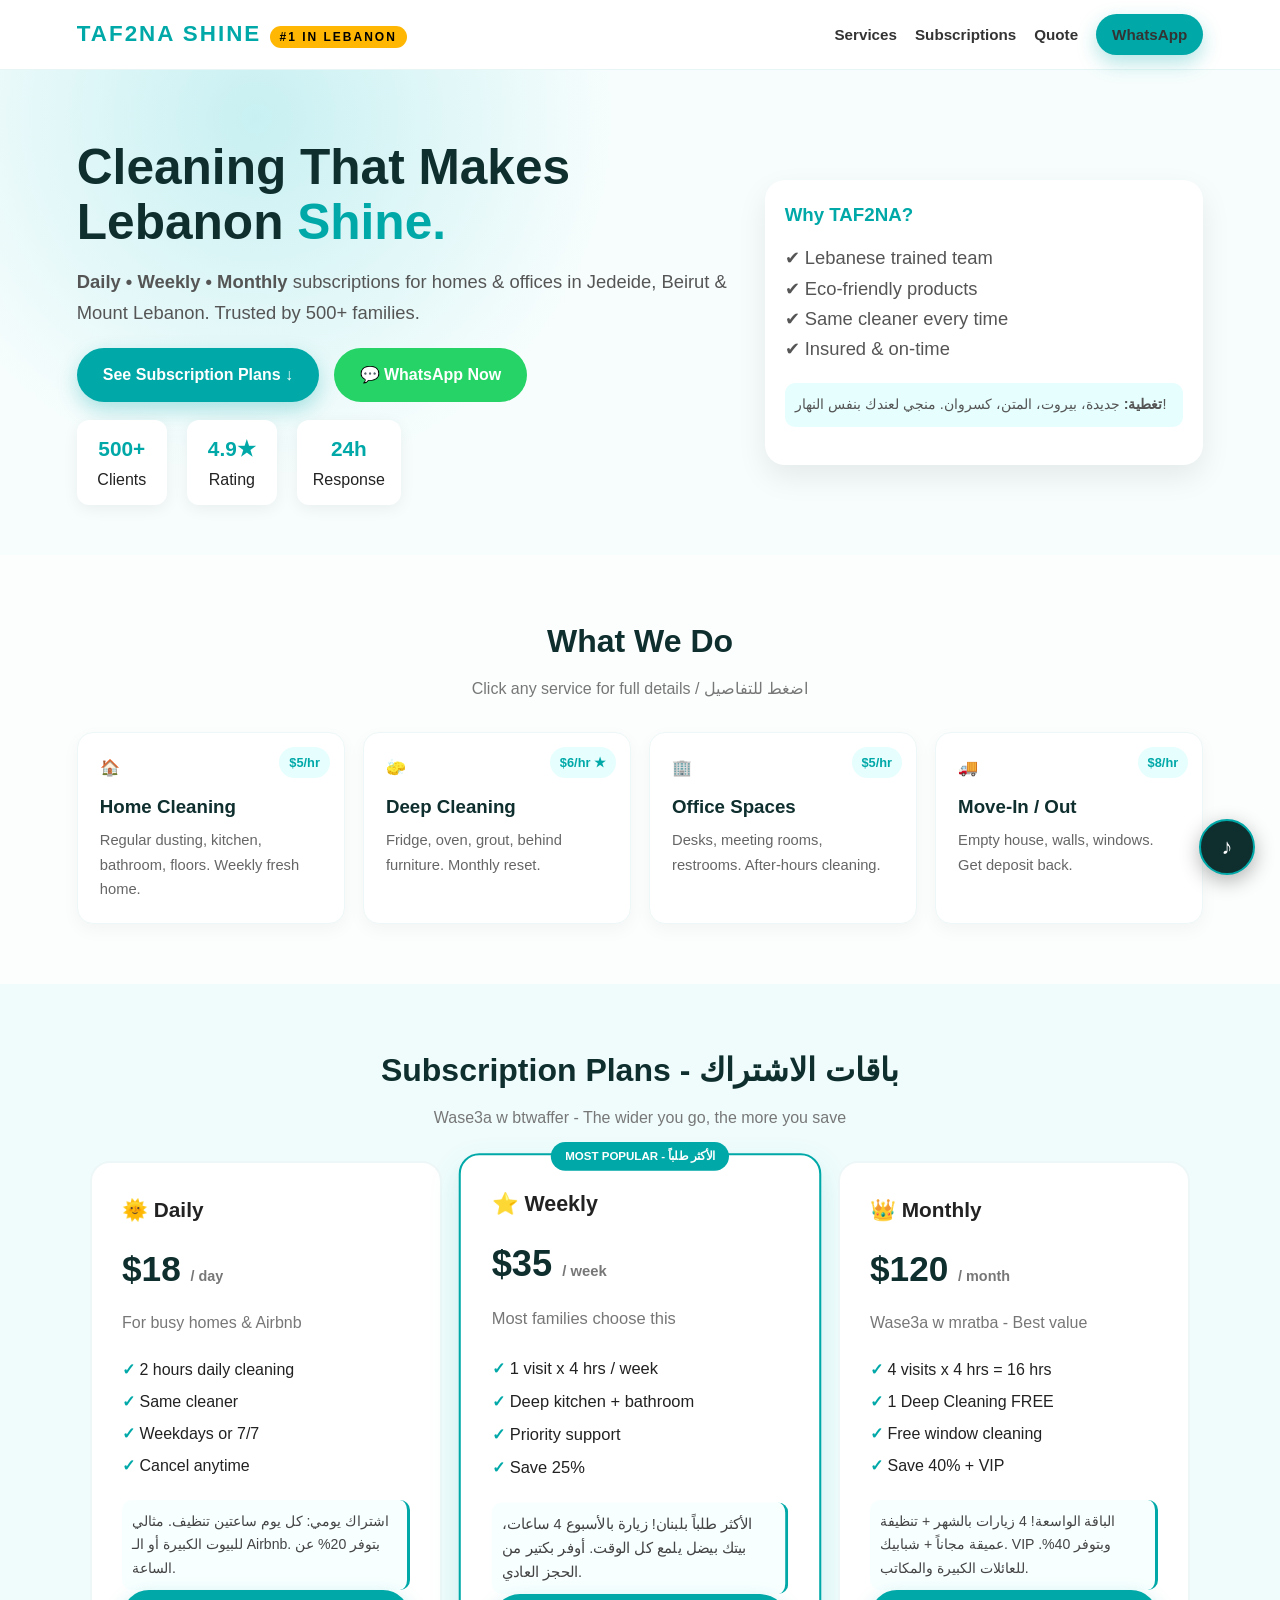
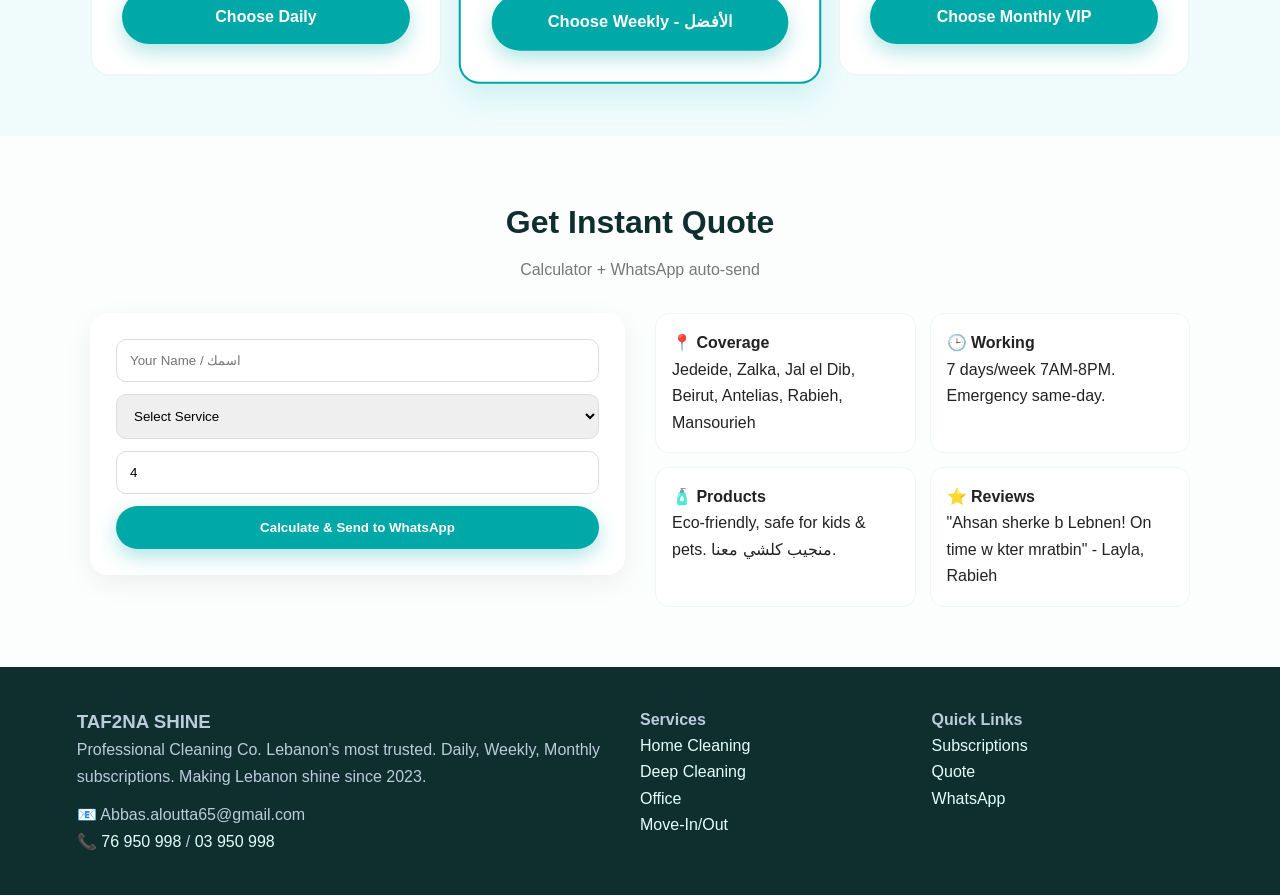
<file: index.html>
<!DOCTYPE html>
<html lang="en">
<head>
<meta charset="UTF-8">
<meta name="viewport" content="width=device-width, initial-scale=1">
<title>TAF2NA SHINE | #1 Cleaning Company in Lebanon - Daily Weekly Monthly</title>
<meta name="description" content="TAF2NA SHINE - Professional cleaning in Lebanon. Daily, Weekly, Monthly subscriptions. Home, Deep, Office, Move-in/out. Jedeide, Beirut, Mount Lebanon.">
<style>
:root{--teal:#00a8a8;--dark:#0f2e2e;--light:#e6fefe;--gold:#ffb703}
*{box-sizing:border-box;margin:0;padding:0}
body{font-family:Inter,Segoe UI,sans-serif;background:#fcfefe;color:#222;line-height:1.65}
a{text-decoration:none}
nav{position:sticky;top:0;z-index:100;background:rgba(255,255,255,.95);backdrop-filter:blur(10px);display:flex;justify-content:space-between;align-items:center;padding:14px 6%;border-bottom:1px solid #e8f5f5}
nav .logo{font-weight:900;color:var(--teal);letter-spacing:2px;font-size:1.4rem}
nav .links a{margin-left:18px;color:#333;font-weight:600;font-size:.95rem}
.badge{background:var(--gold);color:#000;padding:4px 10px;border-radius:20px;font-size:.75rem;font-weight:800}
.hero{padding:70px 6% 50px;display:grid;grid-template-columns:1.2fr .8fr;gap:30px;align-items:center;background:radial-gradient(600px at 20% 10%, #c8f0f2 0%, #f7fdfd 60%)}
.hero h1{font-size:3.1rem;line-height:1.1;color:var(--dark)}
.hero h1 span{color:var(--teal)}
.hero p{margin:18px 0;color:#555;font-size:1.15rem}
.hero-stats{display:flex;gap:20px;margin-top:18px}
.hero-stats div{background:#fff;padding:12px 16px;border-radius:12px;box-shadow:0 4px 16px rgba(0,0,0,.06);text-align:center;min-width:90px}
.hero-stats b{color:var(--teal);font-size:1.3rem;display:block}
.btn{display:inline-block;padding:14px 26px;border-radius:30px;font-weight:800;transition:.25s;cursor:pointer;border:none}
.btn-primary{background:var(--teal);color:#fff;box-shadow:0 8px 20px rgba(0,168,168,.3)}
.btn-primary:hover{transform:translateY(-2px)}
.btn-whatsapp{background:#25D366;color:#fff;margin-left:10px}
.section{padding:60px 6%}
.section h2{text-align:center;font-size:2rem;color:var(--dark);margin-bottom:8px}
.section .sub{text-align:center;color:#777;margin-bottom:30px}
.cards{display:grid;grid-template-columns:repeat(4,1fr);gap:18px}
.card{background:#fff;border-radius:16px;padding:22px;border:1px solid #eef7f7;box-shadow:0 6px 18px rgba(0,0,0,.04);cursor:pointer;transition:.3s;position:relative;overflow:hidden}
.card:hover{transform:translateY(-6px);border-color:var(--teal)}
.card h3{color:var(--dark);margin:10px 0 6px}
.card p{color:#666;font-size:.92rem}
.card .price-tag{position:absolute;top:14px;right:14px;background:var(--light);color:var(--teal);padding:5px 10px;border-radius:20px;font-size:.8rem;font-weight:800}

/* SUBSCRIPTIONS */
.pricing{display:grid;grid-template-columns:repeat(3,1fr);gap:22px;max-width:1100px;margin:0 auto}
.plan{background:#fff;border-radius:20px;padding:30px;border:2px solid #eef7f7;position:relative;transition:.3s}
.plan.popular{border-color:var(--teal);transform:scale(1.03);box-shadow:0 12px 30px rgba(0,168,168,.15)}
.plan.popular::before{content:"MOST POPULAR - الأكثر طلباً";position:absolute;top:-13px;left:50%;transform:translateX(-50%);background:var(--teal);color:#fff;padding:5px 14px;border-radius:20px;font-size:.7rem;font-weight:800}
.plan h3{font-size:1.3rem}
.plan .big-price{font-size:2.2rem;font-weight:900;color:var(--dark);margin:12px 0}
.plan .big-price small{font-size:.9rem;color:#777;font-weight:600}
.plan ul{list-style:none;margin:18px 0;line-height:2}
.plan ul li::before{content:"✓ ";color:var(--teal);font-weight:800}
.plan .ar{margin-top:12px;background:#f8ffff;padding:10px;border-radius:10px;font-size:.88rem;color:#444;border-right:3px solid var(--teal)}

/* MODAL */
.modal{position:fixed;inset:0;background:rgba(0,0,0,.6);display:none;align-items:center;justify-content:center;z-index:999;padding:20px}
.modal.active{display:flex}
.modal-box{background:#fff;max-width:520px;width:100%;border-radius:20px;padding:28px;animation:pop .25s}
@keyframes pop{from{transform:scale(.92);opacity:0}to{transform:scale(1);opacity:1}}
.close{float:right;font-size:1.7rem;cursor:pointer;color:#999}

/* QUOTE */
.quote-wrap{display:grid;grid-template-columns:1fr 1fr;gap:30px;max-width:1100px;margin:0 auto;align-items:start}
form{background:#fff;padding:26px;border-radius:18px;box-shadow:0 8px 28px rgba(0,0,0,.06);display:flex;flex-direction:column;gap:12px}
input,select{padding:13px;border:1px solid #ddd;border-radius:10px;outline:none}
input:focus,select:focus{border-color:var(--teal)}
.trust{display:grid;grid-template-columns:1fr 1fr;gap:14px}
.trust div{background:#fff;padding:16px;border-radius:14px;border:1px solid #eef6f6}

footer{background:var(--dark);color:#bcd;padding:40px 6%;display:grid;grid-template-columns:2fr 1fr 1fr;gap:20px}
footer a{color:#e6fefe}
@media(max-width:900px){.hero{grid-template-columns:1fr}.cards{grid-template-columns:1fr 1fr}.pricing{grid-template-columns:1fr}.quote-wrap{grid-template-columns:1fr}footer{grid-template-columns:1fr}nav .links{display:none}.hero h1{font-size:2.2rem}}
#result{margin-top:16px;background:#fff;padding:16px;border-radius:12px;border-left:4px solid var(--teal)}
.hidden{display:none}
</style>
</head>
<body>

<nav>
<div class="logo">TAF2NA SHINE <span class="badge">#1 IN LEBANON</span></div>
<div class="links"><a href="#services">Services</a><a href="#plans">Subscriptions</a><a href="#quote">Quote</a><a href="https://wa.me/96176950998" class="btn btn-primary" style="padding:8px 16px">WhatsApp</a></div>
</nav>

<section class="hero">
<div>
<h1>Cleaning That Makes Lebanon <span>Shine.</span></h1>
<p><b>Daily • Weekly • Monthly</b> subscriptions for homes & offices in Jedeide, Beirut & Mount Lebanon. Trusted by 500+ families.</p>
<div style="margin-top:20px">
<a href="#plans" class="btn btn-primary">See Subscription Plans ↓</a>
<a href="https://wa.me/96176950998" class="btn btn-whatsapp">💬 WhatsApp Now</a>
</div>
<div class="hero-stats">
<div><b>500+</b> Clients</div>
<div><b>4.9★</b> Rating</div>
<div><b>24h</b> Response</div>
</div>
</div>
<div style="background:#fff;padding:20px;border-radius:20px;box-shadow:0 12px 30px rgba(0,0,0,.08)">
<h3 style="color:var(--teal)">Why TAF2NA?</h3>
<p style="margin:12px 0">✔ Lebanese trained team<br>✔ Eco-friendly products<br>✔ Same cleaner every time<br>✔ Insured & on-time</p>
<p style="background:var(--light);padding:10px;border-radius:10px;font-size:.9rem"><b>تغطية:</b> جديدة، بيروت، المتن، كسروان. منجي لعندك بنفس النهار!</p>
</div>
</section>

<section id="services" class="section">
<h2>What We Do</h2>
<p class="sub">Click any service for full details / اضغط للتفاصيل</p>
<div class="cards">
<div class="card" onclick="openModal('home')"><div class="price-tag">$5/hr</div><div>🏠</div><h3>Home Cleaning</h3><p>Regular dusting, kitchen, bathroom, floors. Weekly fresh home.</p></div>
<div class="card" onclick="openModal('deep')"><div class="price-tag">$6/hr ★</div><div>🧽</div><h3>Deep Cleaning</h3><p>Fridge, oven, grout, behind furniture. Monthly reset.</p></div>
<div class="card" onclick="openModal('office')"><div class="price-tag">$5/hr</div><div>🏢</div><h3>Office Spaces</h3><p>Desks, meeting rooms, restrooms. After-hours cleaning.</p></div>
<div class="card" onclick="openModal('move')"><div class="price-tag">$8/hr</div><div>🚚</div><h3>Move-In / Out</h3><p>Empty house, walls, windows. Get deposit back.</p></div>
</div>
</section>

<section id="plans" class="section" style="background:#f0fcfc">
<h2>Subscription Plans - باقات الاشتراك</h2>
<p class="sub">Wase3a w btwaffer - The wider you go, the more you save</p>
<div class="pricing">
<div class="plan">
<h3>🌞 Daily</h3>
<div class="big-price">$18 <small>/ day</small></div>
<p style="color:#777">For busy homes & Airbnb</p>
<ul><li>2 hours daily cleaning</li><li>Same cleaner</li><li>Weekdays or 7/7</li><li>Cancel anytime</li></ul>
<div class="ar">اشتراك يومي: كل يوم ساعتين تنظيف. مثالي للبيوت الكبيرة أو الـ Airbnb. بتوفر 20% عن الساعة.</div>
<a href="https://wa.me/96176950998?text=I%20want%20Daily%20plan" class="btn btn-primary" style="width:100%;text-align:center">Choose Daily</a>
</div>
<div class="plan popular">
<h3>⭐ Weekly</h3>
<div class="big-price">$35 <small>/ week</small></div>
<p style="color:#777">Most families choose this</p>
<ul><li>1 visit x 4 hrs / week</li><li>Deep kitchen + bathroom</li><li>Priority support</li><li>Save 25%</li></ul>
<div class="ar">الأكثر طلباً بلبنان! زيارة بالأسبوع 4 ساعات، بيتك بيضل يلمع كل الوقت. أوفر بكتير من الحجز العادي.</div>
<a href="https://wa.me/96176950998?text=I%20want%20Weekly%20plan" class="btn btn-primary" style="width:100%;text-align:center">Choose Weekly - الأفضل</a>
</div>
<div class="plan">
<h3>👑 Monthly</h3>
<div class="big-price">$120 <small>/ month</small></div>
<p style="color:#777">Wase3a w mratba - Best value</p>
<ul><li>4 visits x 4 hrs = 16 hrs</li><li>1 Deep Cleaning FREE</li><li>Free window cleaning</li><li>Save 40% + VIP</li></ul>
<div class="ar">الباقة الواسعة! 4 زيارات بالشهر + تنظيفة عميقة مجاناً + شبابيك. VIP وبتوفر 40%. للعائلات الكبيرة والمكاتب.</div>
<a href="https://wa.me/96176950998?text=I%20want%20Monthly%20VIP%20plan" class="btn btn-primary" style="width:100%;text-align:center">Choose Monthly VIP</a>
</div>
</div>
</section>

<div id="modal" class="modal" onclick="closeModal()"><div class="modal-box" onclick="event.stopPropagation()"><span class="close" onclick="closeModal()">&times;</span><h3 id="mTitle"></h3><div id="mPrice" style="background:var(--light);padding:10px;border-radius:10px;margin:12px 0;font-weight:800;color:var(--teal)"></div><ul id="mList" style="margin-left:18px;line-height:2"></ul><div id="mAr" style="background:#f8ffff;padding:10px;border-radius:10px;margin-top:10px;border-right:3px solid var(--teal)"></div></div></div>

<section id="quote" class="section">
<h2>Get Instant Quote</h2>
<p class="sub">Calculator + WhatsApp auto-send</p>
<div class="quote-wrap">
<form id="quoteForm">
<input type="text" id="clientName" placeholder="Your Name / اسمك" required>
<select id="serviceType" required>
<option value="" disabled selected>Select Service</option>
<option value="5">Home Cleaning - $5/hr</option>
<option value="6">Deep Cleaning - $6/hr</option>
<option value="5">Office Cleaning - $5/hr</option>
<option value="8">Move-In/Out - $8/hr</option>
<option value="35">Weekly Plan - $35</option>
<option value="120">Monthly VIP - $120</option>
</select>
<input type="number" id="hoursNeeded" placeholder="Hours Needed / عدد الساعات" min="1" value="4" required>
<button type="submit" class="btn btn-primary">Calculate & Send to WhatsApp</button>
<div id="result" class="hidden"></div>
</form>
<div class="trust">
<div><b>📍 Coverage</b><br>Jedeide, Zalka, Jal el Dib, Beirut, Antelias, Rabieh, Mansourieh</div>
<div><b>🕒 Working</b><br>7 days/week 7AM-8PM. Emergency same-day.</div>
<div><b>🧴 Products</b><br>Eco-friendly, safe for kids & pets. منجيب كلشي معنا.</div>
<div><b>⭐ Reviews</b><br>"Ahsan sherke b Lebnen! On time w kter mratbin" - Layla, Rabieh</div>
</div>
</div>
</section>

<footer>
<div><h3>TAF2NA SHINE</h3><p>Professional Cleaning Co. Lebanon's most trusted. Daily, Weekly, Monthly subscriptions. Making Lebanon shine since 2023.</p><p style="margin-top:12px">📧 Abbas.aloutta65@gmail.com<br>📞 <a href="tel:+96176950998">76 950 998</a> / <a href="tel:+96103950998">03 950 998</a></p></div>
<div><b>Services</b><br><a>Home Cleaning</a><br><a>Deep Cleaning</a><br><a>Office</a><br><a>Move-In/Out</a></div>
<div><b>Quick Links</b><br><a href="#plans">Subscriptions</a><br><a href="#quote">Quote</a><br><a href="https://wa.me/96176950998">WhatsApp</a></div>
</footer>

<script>
const svc={
home:{title:"🏠 Home Cleaning $5/hr",price:"$5/hr - يبدأ من 5$ بالساعة",list:["Dusting, vacuuming, mopping","Kitchen counters, sink, stove","Bathroom cleaning & trash","Bed making & windows"],ar:"تنظيف منزلي أسبوعي. مثالي للعائلات المشغولة. منجيب كل مواد التنظيف معنا."},
deep:{title:"🧽 Deep Cleaning $6/hr",price:"$6/hr - Most Popular بلبنان",list:["All Home + Fridge & oven inside","Bathroom descaling & grout","Under beds, sofas, curtains","Balconies & windows inside-out"],ar:"تنظيف عميق لكل زاوية. بينعمل مرة بالشهر. بيرجع بيتك جديد."},
office:{title:"🏢 Office Cleaning $5/hr",price:"$5/hr - After hours",list:["Desks, meeting rooms, reception","Restrooms & kitchenette","Floor & trash + sanitization","Flexible 6AM or 7PM"],ar:"مكتب نظيف = إنتاجية. منجي قبل أو بعد الدوام."},
move:{title:"🚚 Move-In/Out $8/hr",price:"$8/hr - Full house",list:["Empty house deep clean","Walls, windows, balconies","Appliances inside-out","Ready for new tenant"],ar:"نقلت؟ مننضف البيت الفاضي كامل لترجع التأمين."}
};
function openModal(k){const s=svc[k];document.getElementById('mTitle').textContent=s.title;document.getElementById('mPrice').textContent=s.price;document.getElementById('mList').innerHTML=s.list.map(x=>`<li>${x}</li>`).join('');document.getElementById('mAr').textContent=s.ar;document.getElementById('modal').classList.add('active')}
function closeModal(){document.getElementById('modal').classList.remove('active')}
document.getElementById('quoteForm').addEventListener('submit',e=>{
e.preventDefault();
const name=document.getElementById('clientName').value.trim();
const sel=document.getElementById('serviceType');
const rate=parseFloat(sel.value);
const txt=sel.options[sel.selectedIndex].text;
let hrs=parseFloat(document.getElementById('hoursNeeded').value);
if(rate>=35){hrs=1}
const total=rate*hrs;
const box=document.getElementById('result');
box.classList.remove('hidden');
box.innerHTML=`<b>${name}</b> - ${txt}<br>Total: <b>$${total.toFixed(2)}</b><br><a href="https://wa.me/96176950998?text=Hi%20TAF2NA%20${encodeURIComponent(name)}%20wants%20${encodeURIComponent(txt)}%20Total%20$${total}" target="_blank" class="btn btn-primary" style="background:#25D366;margin-top:10px;display:inline-block">📱 Send to WhatsApp</a>`;
box.scrollIntoView({behavior:'smooth'});
});
</script>
<!-- YOUTUBE CLASSIC BACKGROUND MUSIC -->
<button id="music-btn" style="position:fixed;bottom:25px;right:25px;z-index:99999;background:#0f2e2e;color:#fff;border-radius:50%;width:56px;height:56px;border:2px solid #00a8a8;cursor:pointer;font-size:22px;box-shadow:0 6px 20px rgba(0,0,0,.3);display:flex;align-items:center;justify-content:center">♪</button>

<!-- Hidden YouTube Player -->
<div style="position:fixed;width:0;height:0;overflow:hidden;opacity:0;pointer-events:none">
  <div id="yt-player"></div>
</div>

<script src="https://www.youtube.com/iframe_api"></script>
<script>
let player;
let isPlaying = false;
const btn = document.getElementById('music-btn');

function onYouTubeIframeAPIReady(){
  player = new YT.Player('yt-player', {
    height: '0',
    width: '0',
    videoId: '36UPt8kC64M',
    playerVars: {
      autoplay: 0,
      loop: 1,
      playlist: '36UPt8kC64M',
      controls: 0,
      mute: 0,
      playsinline: 1
    },
    events: {
      onReady: (e)=>{
        e.target.setVolume(18); // wate w classy 18%
        // jareb ydour la7alo
        setTimeout(()=>{ tryPlay(); }, 1000);
      },
      onStateChange: (e)=>{
        if(e.data === YT.PlayerState.PLAYING){ isPlaying=true; btn.textContent='🔊'; btn.style.background='#00a8a8'; }
        if(e.data === YT.PlayerState.PAUSED){ isPlaying=false; btn.textContent='♪'; btn.style.background='#0f2e2e'; }
      }
    }
  });
}

function tryPlay(){
  if(player && player.playVideo){
    player.playVideo();
    player.setVolume(30);
  }
}

btn.onclick = (e)=>{
  e.stopPropagation();
  if(!player) return;
  if(isPlaying){ player.pauseVideo(); }
  else { tryPlay(); }
};

// Bidour la7alo awal ma ya3mel scroll/click - hayda l 7al l wa7id li Chrome bismah fih
['click','touchstart','scroll'].forEach(ev=>{
  document.addEventListener(ev, tryPlay, {once:true});
});
</script>
</script>
</body>
</html>
</file>
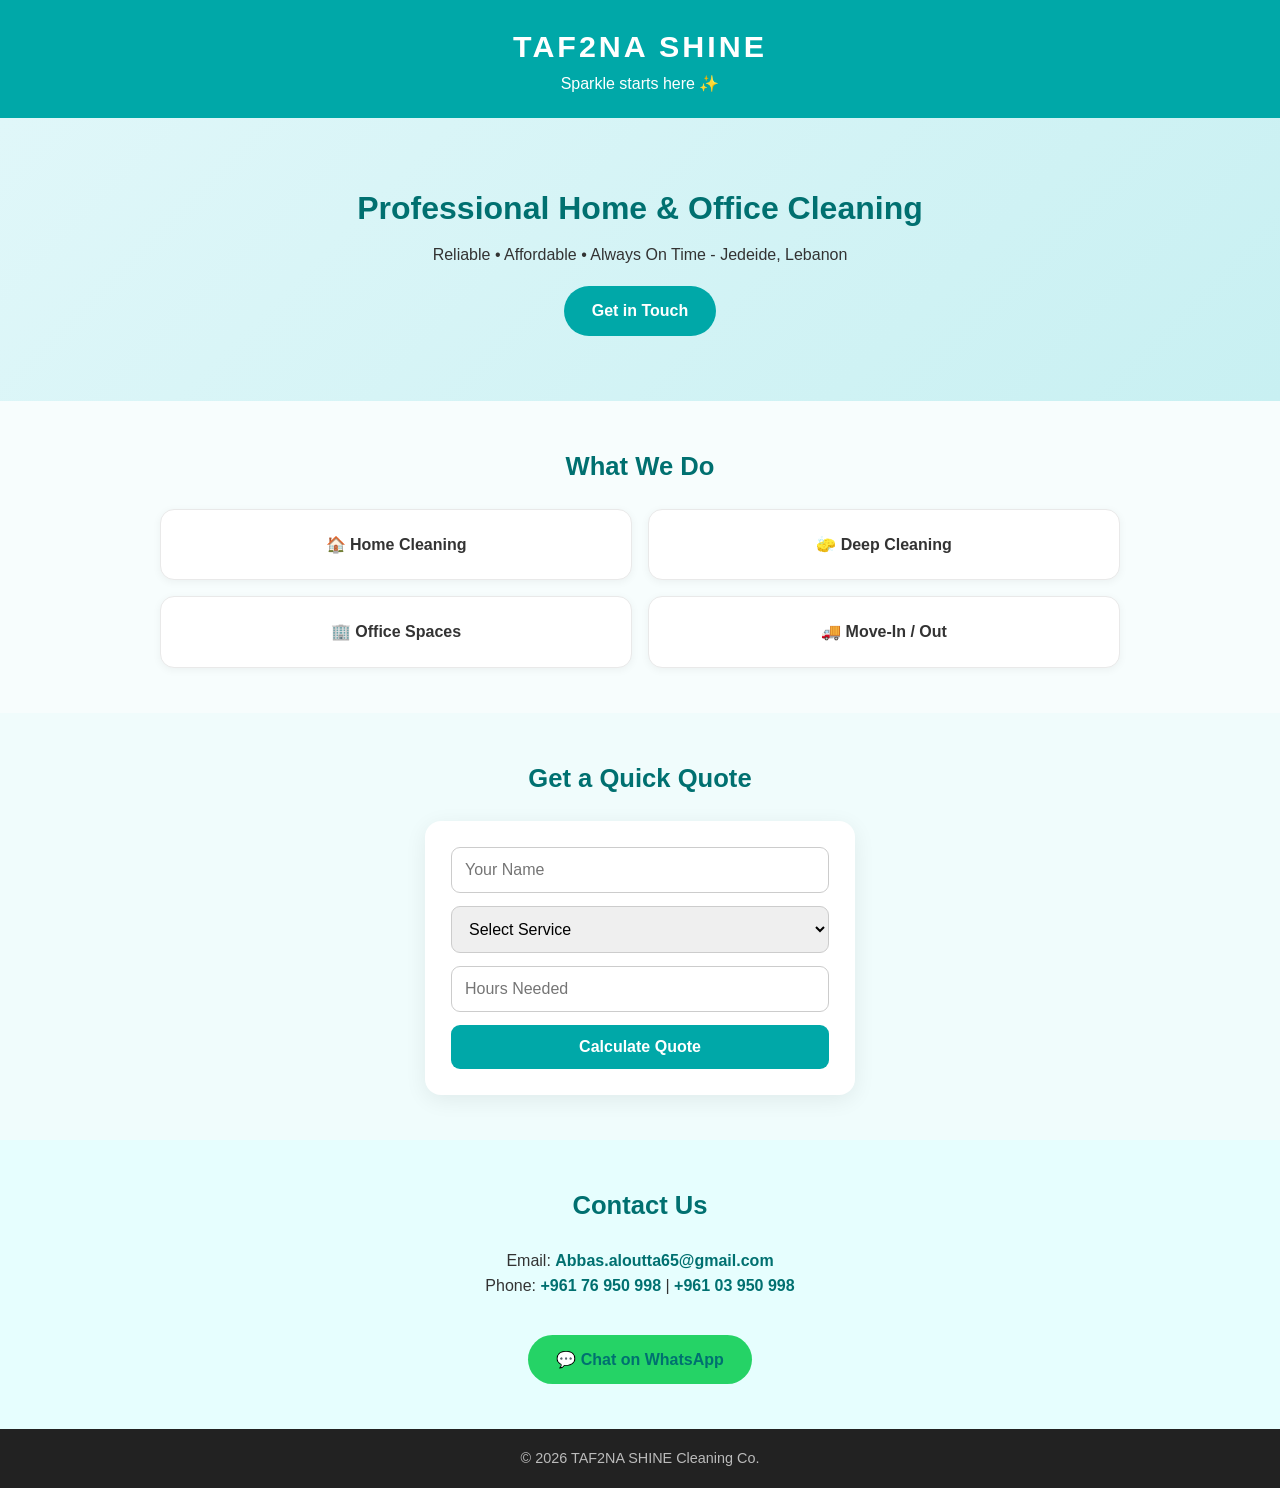
<file: TAF2NA.html>
<!DOCTYPE html>
<html lang="en">
<head>
<meta charset="UTF-8">
<meta name="viewport" content="width=device-width, initial-scale=1">
<title>TAF2NA SHINE - Professional Cleaning</title>
<style>
*{box-sizing:border-box;margin:0;padding:0}
body{font-family:Segoe UI,sans-serif;background:#f7fdfd;color:#333;line-height:1.6}
nav{background:#00a8a8;color:#fff;padding:22px;text-align:center;box-shadow:0 2px 10px rgba(0,0,0,.1)}
nav h1{letter-spacing:3px;font-size:1.9rem}
.hero{background:linear-gradient(135deg,#e0f7f9,#c8f0f2);text-align:center;padding:65px 20px}
.hero h2{color:#007070;font-size:2rem;margin-bottom:8px}
.cta-btn{display:inline-block;margin-top:18px;background:#00a8a8;color:#fff;padding:12px 28px;text-decoration:none;border-radius:30px;font-weight:700;transition:.3s}
.cta-btn:hover{background:#008b8b;transform:translateY(-2px)}
.services{padding:45px 20px;max-width:1000px;margin:auto}
.services h3,.quote h3,.contact h3{text-align:center;color:#007070;font-size:1.6rem;margin-bottom:22px}
.card-list{display:flex;flex-wrap:wrap;gap:16px}
.card{background:#fff;padding:22px;flex:1 1 calc(50% - 16px);border-radius:14px;text-align:center;font-weight:600;border:1px solid #e9e9e9;box-shadow:0 2px 8px rgba(0,0,0,.05);transition:.3s}
.card:hover{transform:translateY(-5px);border-color:#00a8a8}
.quote{background:#f0fcfc;padding:45px 20px}
form{max-width:430px;margin:auto;background:#fff;padding:26px;border-radius:16px;box-shadow:0 5px 22px rgba(0,0,0,.07);display:flex;flex-direction:column;gap:13px}
input,select{padding:13px;border:1px solid #ccc;border-radius:9px;font-size:1rem;outline:none}
input:focus,select:focus{border-color:#00a8a8}
button{padding:13px;border:none;border-radius:9px;background:#00a8a8;color:#fff;font-weight:700;font-size:1rem;cursor:pointer}
button:hover{background:#008b8b}
#quoteResult{max-width:430px;margin:22px auto 0;background:#fff;padding:20px;border-radius:12px;border-left:5px solid #00a8a8;line-height:2}
.hidden{display:none}
.contact{padding:45px 20px;background:#e6fefe;text-align:center}
.contact a{color:#007070;font-weight:700;text-decoration:none}
.contact a:hover{text-decoration:underline}
footer{background:#222;color:#bbb;text-align:center;padding:18px;font-size:.9rem}
@media(max-width:600px){.card{flex:1 1 100%}.hero h2{font-size:1.5rem}}
</style>
</head>
<body>
<nav><h1>TAF2NA SHINE</h1><p>Sparkle starts here ✨</p></nav>

<section class="hero">
<h2>Professional Home & Office Cleaning</h2>
<p>Reliable • Affordable • Always On Time - Jedeide, Lebanon</p>
<a href="#contact" class="cta-btn">Get in Touch</a>
</section>

<section class="services">
<h3>What We Do</h3>
<div class="card-list">
<div class="card">🏠 Home Cleaning</div>
<div class="card">🧽 Deep Cleaning</div>
<div class="card">🏢 Office Spaces</div>
<div class="card">🚚 Move-In / Out</div>
</div>
</section>

<section class="quote">
<h3>Get a Quick Quote</h3>
<form id="quoteForm">
<input type="text" id="clientName" placeholder="Your Name" required>
<select id="serviceType" required>
<option value="" disabled selected>Select Service</option>
<option value="5">Home Cleaning - $5/hr</option>
<option value="6">Deep Cleaning - $6/hr</option>
<option value="5">Office Cleaning - $5/hr</option>
<option value="8">Move-In/Out - $8/hr</option>
</select>
<input type="number" id="hoursNeeded" placeholder="Hours Needed" min="1" required>
<button type="submit">Calculate Quote</button>
</form>
<div id="quoteResult" class="hidden">
<p><strong>Name:</strong> <span id="quoteName"></span></p>
<p><strong>Rate:</strong> $<span id="quoteRate"></span>/hr</p>
<p><strong>Hours:</strong> <span id="quoteHours"></span></p>
<p><strong>Total:</strong> $<span id="quoteTotal"></span></p>
</div>
</section>

<section id="contact" class="contact">
<h3>Contact Us</h3>
<p>Email: <a href="mailto:Abbas.aloutta65@gmail.com">Abbas.aloutta65@gmail.com</a></p>
<p>Phone: <a href="tel:+96176950998">+961 76 950 998</a> | <a href="tel:+96103950998">+961 03 950 998</a></p>
<p style="margin-top:18px"><a href="https://wa.me/96176950998" target="_blank" class="cta-btn" style="background:#25D366">💬 Chat on WhatsApp</a></p>
</section>

<footer><p>© 2026 TAF2NA SHINE Cleaning Co.</p></footer>

<script>
document.getElementById('quoteForm').addEventListener('submit',function(e){
e.preventDefault();
const name=document.getElementById('clientName').value.trim();
const sel=document.getElementById('serviceType');
const rate=parseFloat(sel.value);
const text=sel.options[sel.selectedIndex].text;
const hours=parseFloat(document.getElementById('hoursNeeded').value);
if(!name||!rate||!hours){alert('Please fill all fields');return}
const total=rate*hours;
document.getElementById('quoteName').textContent=name;
document.getElementById('quoteRate').textContent=rate;
document.getElementById('quoteHours').textContent=hours;
document.getElementById('quoteTotal').textContent=total.toFixed(2);
const res=document.getElementById('quoteResult');
res.classList.remove('hidden');
let btn=document.getElementById('waBtn');
if(!btn){
btn=document.createElement('a');
btn.id='waBtn';btn.className='cta-btn';btn.style.background='#25D366';btn.style.marginTop='15px';btn.style.display='inline-block';btn.target='_blank';
res.appendChild(btn);
}
const msg=`Hello TAF2NA SHINE!%0AName: ${name}%0AService: ${text}%0AHours: ${hours}%0ATotal: $${total.toFixed(2)}`;
btn.href=`https://wa.me/96176950998?text=${msg}`;
btn.textContent='📱 Send Quote to WhatsApp';
res.scrollIntoView({behavior:'smooth'});
});
</script>
</body>
</html>
</file>
